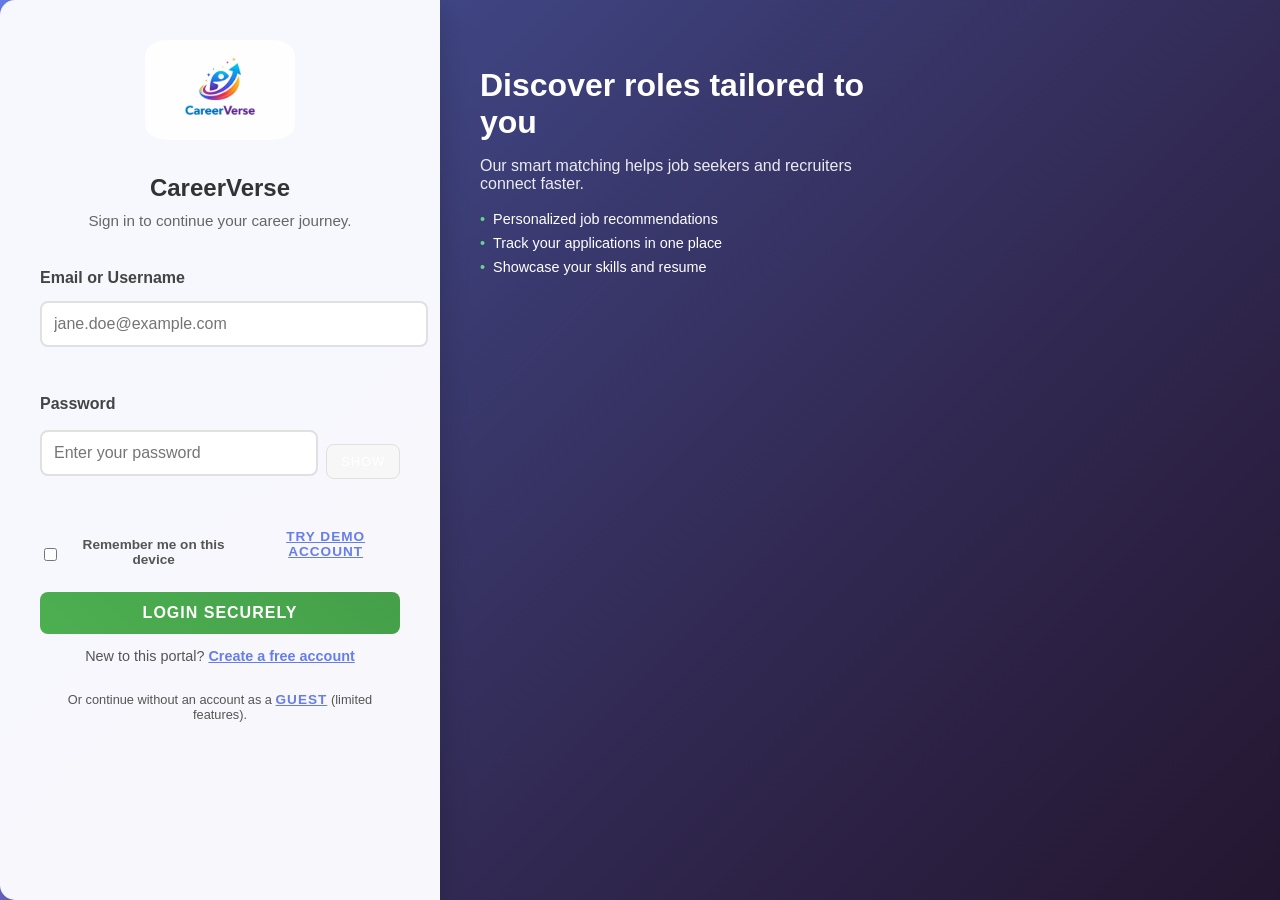
<file: index.html>
<!DOCTYPE html>
<html lang="en">
<head>
    <meta charset="UTF-8">
    <meta name="viewport" content="width=device-width, initial-scale=1.0">
    <title>Job Portal - Secure Login</title>
    <link rel="stylesheet" href="css/style.css">
</head>
<body>
    <div class="login-container">
        <div class="login-form auth-card">
            <div class="logo-container"><img src="images/careerverse-logo.png" alt="CareerVerse Logo" class="site-logo">
                
                <h2>CareerVerse</h2>
            </div>
            <p class="auth-subtitle">Sign in to continue your career journey.</p>

            <form id="loginForm" novalidate>
                <div class="form-group">
                    <label for="username">Email or Username</label>
                    <input type="text" id="username" autocomplete="username" placeholder="jane.doe@example.com" required>
                    <span class="field-error" id="usernameError"></span>
                </div>

                <div class="form-group">
                    <label for="password">Password</label>
                    <div class="password-wrapper">
                        <input type="password" id="password" autocomplete="current-password" placeholder="Enter your password" required>
                        <button type="button" class="password-toggle" id="togglePassword">Show</button>
                    </div>
                    <span class="field-error" id="passwordError"></span>
                </div>

                <div class="form-row">
                    <label class="remember-me">
                        <input type="checkbox" id="rememberMe">
                        <span>Remember me on this device</span>
                    </label>
                    <button type="button" class="link-button" id="demoLogin">Try demo account</button>
                </div>

                <button type="submit" class="primary-btn">Login securely</button>

                <p class="form-helper">
                    New to this portal?
                    <a href="register.html">Create a free account</a>
                </p>
                <p class="form-helper small">
                    Or continue without an account as a
                    <button type="button" class="link-button" id="guestAccess">guest</button>
                    (limited features).
                </p>
                <div class="form-alert" id="loginStatus" aria-live="polite"></div>
            </form>
        </div>
        <div class="login-image login-image-overlay">
            <div class="login-image-content">
                <h2>Discover roles tailored to you</h2>
                <p>Our smart matching helps job seekers and recruiters connect faster.</p>
                <ul class="auth-highlights">
                    <li>Personalized job recommendations</li>
                    <li>Track your applications in one place</li>
                    <li>Showcase your skills and resume</li>
                </ul>
            </div>
        </div>
    </div>

    <script src="js/login.js"></script>
</body>
</html>
</file>
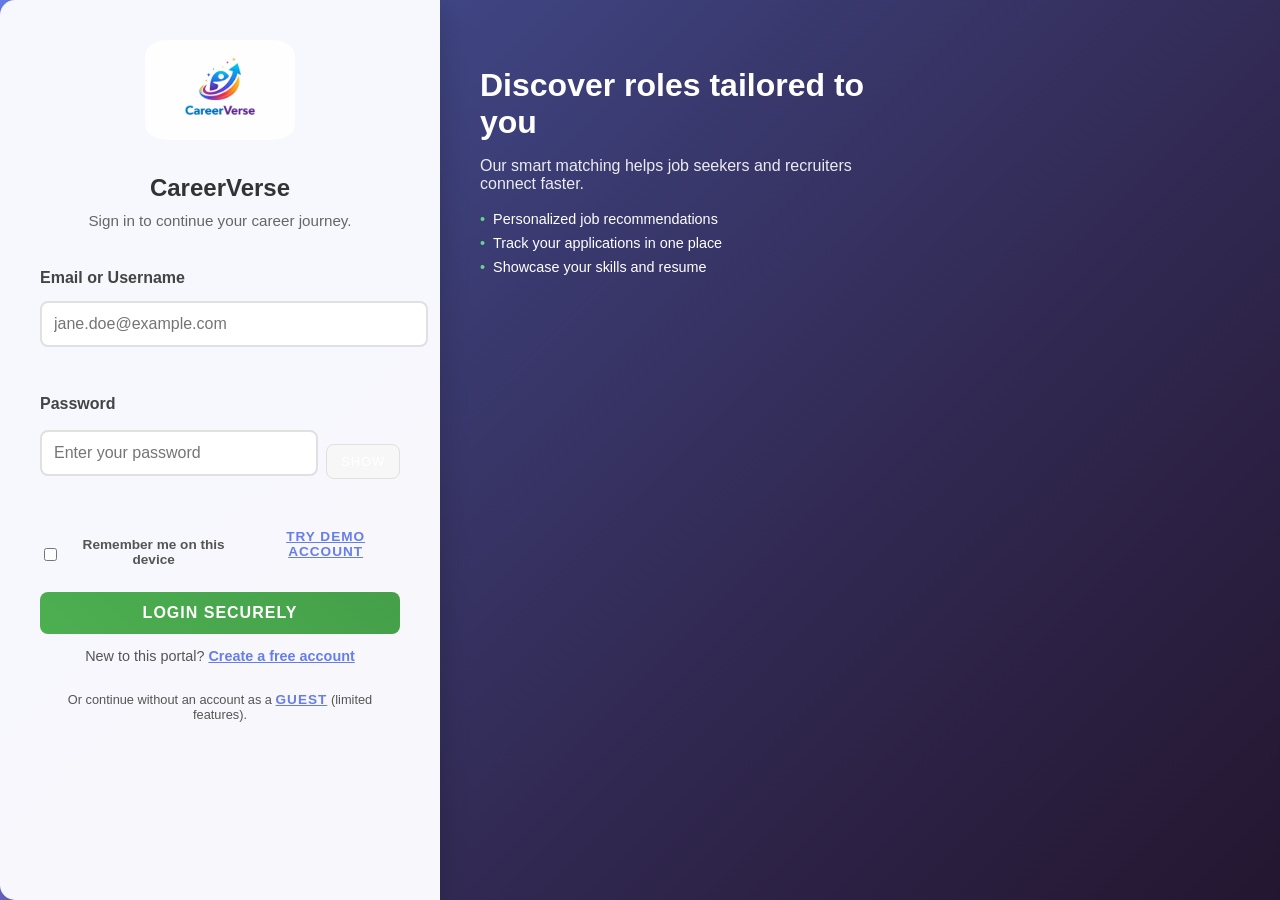
<file: home.html>
<!DOCTYPE html>
<html lang="en">
<head>
    <meta charset="UTF-8">
    <meta name="viewport" content="width=device-width, initial-scale=1.0">
    <title>Job Portal - Find Your Dream Career</title>
    <link rel="stylesheet" href="css/style.css">
</head>
<body>
    <nav>
        <a href="home.html">Home</a>
        <a href="jobs.html">Jobs</a>
        <a href="profile.html">Profile</a>
        <a href="applied.html">Applied Jobs</a>
        <a href="#" onclick="logout()">Logout</a>
    </nav>

    <!-- Hero Section -->
    <section class="hero">
        <div class="hero-content">
            <h1>Find Your Dream Job Today</h1>
            <p>Connect with top companies and discover opportunities that match your skills and aspirations.</p>
            <div class="hero-search">
                <input type="text" placeholder="Search for jobs, companies, or keywords..." class="hero-search-input">
                <button class="hero-search-btn">Search Jobs</button>
            </div>
            <div class="hero-stats">
                <div class="stat">
                    <span class="stat-number">15,000+</span>
                    <span class="stat-label">Active Jobs</span>
                </div>
                <div class="stat">
                    <span class="stat-number">500+</span>
                    <span class="stat-label">Companies</span>
                </div>
                <div class="stat">
                    <span class="stat-number">50,000+</span>
                    <span class="stat-label">Job Seekers</span>
                </div>
            </div>
        </div>
        <div class="hero-image">
            <img src="https://images.unsplash.com/photo-1522202176988-66273c2fd55f?w=600&h=400&fit=crop" alt="Professional team working">
        </div>
    </section>

    <!-- Features Section -->
    <section class="features-section">
        <div class="container">
            <h2>Why Choose Our Platform?</h2>
            <div class="features-grid">
                <div class="feature-card">
                    <img src="https://images.unsplash.com/photo-1454165804606-c3d57bc86b40?w=100&h=100&fit=crop&crop=center" alt="Explore Jobs" class="feature-icon">
                    <h3>Smart Job Matching</h3>
                    <p>Our AI-powered algorithm matches you with jobs that fit your skills and preferences perfectly.</p>
                </div>
                <div class="feature-card">
                    <img src="https://images.unsplash.com/photo-1507003211169-0a1dd7228f2d?w=100&h=100&fit=crop&crop=center" alt="Manage Profile" class="feature-icon">
                    <h3>Professional Profile</h3>
                    <p>Create a standout profile that showcases your experience and gets you noticed by employers.</p>
                </div>
                <div class="feature-card">
                    <img src="https://images.unsplash.com/photo-1554224155-6726b3ff858f?w=100&h=100&fit=crop&crop=center" alt="Track Applications" class="feature-icon">
                    <h3>Application Tracking</h3>
                    <p>Keep track of all your applications and follow up on opportunities with ease.</p>
                </div>
                <div class="feature-card">
                    <img src="https://images.unsplash.com/photo-1552664730-d307ca884978?w=100&h=100&fit=crop&crop=center" alt="Career Growth" class="feature-icon">
                    <h3>Career Resources</h3>
                    <p>Access resume tips, interview guides, and career advice to boost your job search.</p>
                </div>
            </div>
        </div>
    </section>

    <!-- Popular Categories -->
    <section class="categories-section">
        <div class="container">
            <h2>Popular Job Categories</h2>
            <div class="categories-grid">
                <div class="category-card" onclick="searchCategory('Technology')">
                    <img src="https://images.unsplash.com/photo-1516321318423-f06f85e504b3?w=200&h=150&fit=crop" alt="Technology">
                    <h4>Technology</h4>
                    <p>1,200+ jobs</p>
                </div>
                <div class="category-card" onclick="searchCategory('Design')">
                    <img src="https://images.unsplash.com/photo-1581291518857-4e27b48ff24e?w=200&h=150&fit=crop" alt="Design">
                    <h4>Design</h4>
                    <p>850+ jobs</p>
                </div>
                <div class="category-card" onclick="searchCategory('Marketing')">
                    <img src="https://images.unsplash.com/photo-1460925895917-afdab827c52f?w=200&h=150&fit=crop" alt="Marketing">
                    <h4>Marketing</h4>
                    <p>650+ jobs</p>
                </div>
                <div class="category-card" onclick="searchCategory('Finance')">
                    <img src="https://images.unsplash.com/photo-1554224155-8d04cb21cd6c?w=200&h=150&fit=crop" alt="Finance">
                    <h4>Finance</h4>
                    <p>720+ jobs</p>
                </div>
                <div class="category-card" onclick="searchCategory('Healthcare')">
                    <img src="https://images.unsplash.com/photo-1551190822-a9333d879b1f?w=200&h=150&fit=crop" alt="Healthcare">
                    <h4>Healthcare</h4>
                    <p>580+ jobs</p>
                </div>
                <div class="category-card" onclick="searchCategory('Education')">
                    <img src="https://images.unsplash.com/photo-1503676260728-1c00da094a0b?w=200&h=150&fit=crop" alt="Education">
                    <h4>Education</h4>
                    <p>420+ jobs</p>
                </div>
            </div>
        </div>
    </section>

    <!-- Featured Companies -->
    <section class="companies-section">
    <div class="container">

        <h2>Top Companies Hiring</h2>

        <div class="companies-grid">

            <div class="company-card">
                <img src="https://cdn.simpleicons.org/meta/0866ff" alt="Meta">
                <p>Meta</p>
            </div>

            <div class="company-card">
                <img src="https://cdn.simpleicons.org/zoho/ea4335" alt="Zoho">
                <p>Zoho</p>
            </div>

            <div class="company-card">
                <img src="https://cdn.simpleicons.org/tata/0066b2" alt="TCS">
                <p>TCS</p>
            </div>

            <div class="company-card">
                <img src="https://cdn.simpleicons.org/hcl/004c97" alt="HCL">
                <p>HCL</p>
            </div>

            <div class="company-card">
                <img src="https://cdn.simpleicons.org/accenture/a100ff" alt="Accenture">
                <p>Accenture</p>
            </div>

            <div class="company-card">
                <img src="https://cdn.simpleicons.org/wipro/6f2da8" alt="Wipro">
                <p>Wipro</p>
            </div>

            <div class="company-card">
                <img src="https://cdn.simpleicons.org/mahindra/ff0000" alt="Tech Mahindra">
                <p>Tech Mahindra</p>
            </div>

        </div>

    </div>
</section>

    <!-- Testimonials -->
    <section class="testimonials-section">
        <div class="container">
            <h2>What Our Users Say</h2>

            <div class="testimonials-grid">

                <div class="testimonial-card">
                    <img src="https://i.pravatar.cc/80?img=12" class="testimonial-avatar">
                    <p>"This platform helped me land my dream job in just two weeks! The job matching is incredible."</p>
                    <cite>- Michael Chen, Product Manager</cite>
                </div>

                <div class="testimonial-card">
                    <img src="https://i.pravatar.cc/80?img=32" class="testimonial-avatar">
                    <p>"The application tracking feature kept me organized throughout my job search. Highly recommended!"</p>
                    <cite>- Sarah Johnson, Software Engineer</cite> 
                </div>

                <div class="testimonial-card">
                    <img src="https://i.pravatar.cc/80?img=15" class="testimonial-avatar">
                    <p>"Professional interface and great company connections. Found multiple opportunities I wouldn't have otherwise."</p>
                    <cite>- Emily Davis, UX Designer</cite>
                </div>

            </div>
        </div>
    </section>
    <!-- CTA Section -->
    <section class="cta-section">
        <div class="container">
            <h2>Ready to Start Your Career Journey?</h2>
            <p>Join thousands of professionals who have found their perfect job through our platform.</p>
            <a href="jobs.html" class="cta-button">Browse Jobs Now</a>
        </div>
    </section>

    <script src="js/script.js"></script>
    <script src="js/home.js"></script>
</body>
</html>
</file>
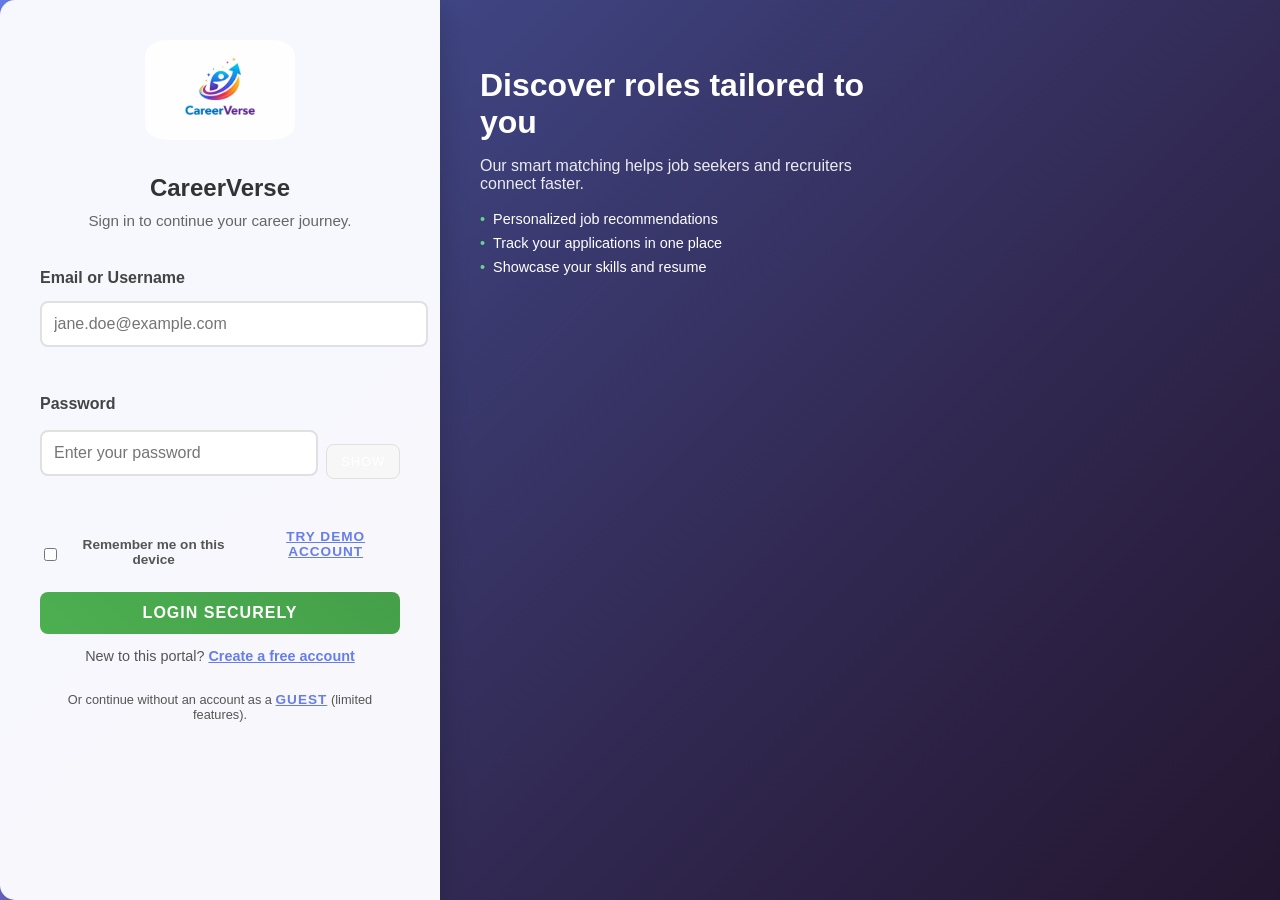
<file: profile.html>
<!DOCTYPE html>
<html lang="en">
<head>
    <meta charset="UTF-8">
    <meta name="viewport" content="width=device-width, initial-scale=1.0">
    <title>Job Portal - Profile</title>
    <link rel="stylesheet" href="css/style.css">
</head>
<body>
    <nav>
        <a href="home.html">Home</a>
        <a href="jobs.html">Jobs</a>
        <a href="profile.html">Profile</a>
        <a href="applied.html">Applied Jobs</a>
        <a href="#" onclick="logout()">Logout</a>
    </nav>
    <div class="container">
        <h1>User Profile</h1>
        <div class="profile-header">
            <img src="https://cdn-icons-png.flaticon.com/512/149/149071.png" alt="Namrutha Srinidhi" class="avatar">
            <div class="profile-info">
                <h2>Namrutha Srinidhi</h2>
                <p>Frontend Developer</p>
                <p>namrutha.srinidhi@example.com</p>
            </div>
        </div>
        <div class="profile-content">
            <div class="profile-section">
                <h3>About Me</h3>
                <p id="userDescription">Passionate frontend developer with 3+ years of experience creating responsive and user-friendly web applications. Skilled in modern JavaScript frameworks and committed to delivering high-quality, performant code. Always eager to learn new technologies and tackle challenging projects.</p>
            </div>
            <div class="profile-section">
                <h3>Skills</h3>
                <div class="skills-grid" id="userSkills">
                    <span class="skill-badge">HTML5</span>
                    <span class="skill-badge">CSS</span>
                    <span class="skill-badge">JavaScript</span>
                    <span class="skill-badge">React</span>
                    <span class="skill-badge">Node.js</span>
                    <span class="skill-badge">Python</span>
                    <span class="skill-badge">Java</span>
                </div>
            </div>
            <div class="profile-section">
                <h3>Resume</h3>
                <div class="resume-upload">
                    <input type="file" id="resumeInput" accept=".pdf,.doc,.docx" style="display: none;">
                    <button onclick="document.getElementById('resumeInput').click()" class="upload-btn">Upload Resume</button>
                    <span id="resumeStatus">No resume uploaded</span>
                </div>
            </div>
        </div>
    </div>
    <script src="js/profile.js"></script>
    <script src="js/script.js"></script>
</body>
</html>
</file>
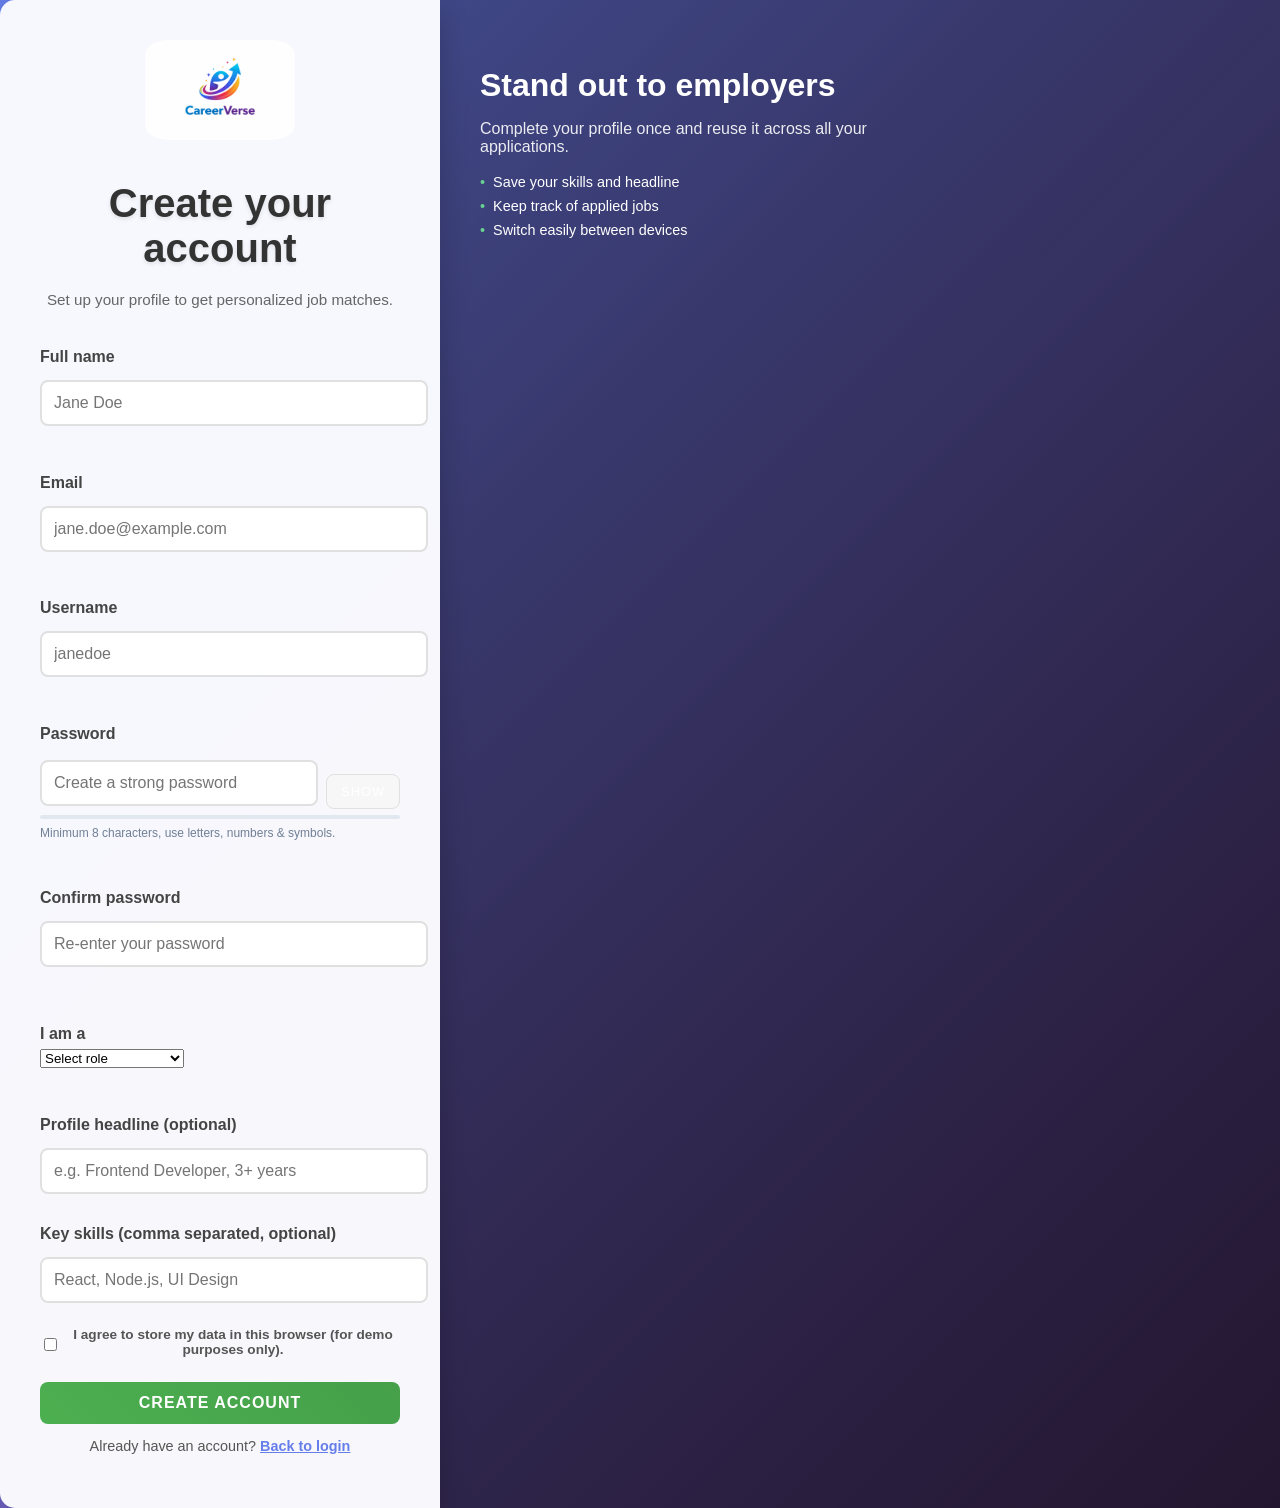
<file: register.html>
<!DOCTYPE html>
<html lang="en">
<head>
    <meta charset="UTF-8">
    <meta name="viewport" content="width=device-width, initial-scale=1.0">
    <title>Job Portal - Create Account</title>
    <link rel="stylesheet" href="css/style.css">
</head>
<body>
    <div class="login-container">
        <div class="login-form auth-card">
            <img src="images/careerverse-logo.png" alt="CareerVerse Logo" class="site-logo">
            <h1>Create your account</h1>
            <p class="auth-subtitle">Set up your profile to get personalized job matches.</p>

            <form id="registerForm" novalidate>
                <div class="form-group">
                    <label for="fullName">Full name</label>
                    <input type="text" id="fullName" placeholder="Jane Doe" required>
                    <span class="field-error" id="fullNameError"></span>
                </div>

                <div class="form-group">
                    <label for="regEmail">Email</label>
                    <input type="email" id="regEmail" autocomplete="email" placeholder="jane.doe@example.com" required>
                    <span class="field-error" id="emailError"></span>
                </div>

                <div class="form-group">
                    <label for="regUsername">Username</label>
                    <input type="text" id="regUsername" autocomplete="username" placeholder="janedoe" required>
                    <span class="field-error" id="regUsernameError"></span>
                </div>

                <div class="form-group">
                    <label for="regPassword">Password</label>
                    <div class="password-wrapper">
                        <input type="password" id="regPassword" autocomplete="new-password" placeholder="Create a strong password" required>
                        <button type="button" class="password-toggle" id="toggleRegPassword">Show</button>
                    </div>
                    <div class="password-strength" id="passwordStrength">
                        <span class="password-strength-bar"></span>
                        <span class="password-strength-text">Minimum 8 characters, use letters, numbers &amp; symbols.</span>
                    </div>
                    <span class="field-error" id="regPasswordError"></span>
                </div>

                <div class="form-group">
                    <label for="confirmPassword">Confirm password</label>
                    <input type="password" id="confirmPassword" placeholder="Re‑enter your password" required>
                    <span class="field-error" id="confirmPasswordError"></span>
                </div>

                <div class="form-row">
                    <div class="form-group">
                        <label for="role">I am a</label>
                        <select id="role" required>
                            <option value="">Select role</option>
                            <option value="job-seeker">Job seeker</option>
                            <option value="recruiter">Recruiter / Employer</option>
                        </select>
                        <span class="field-error" id="roleError"></span>
                    </div>
                </div>

                <div class="form-group">
                    <label for="headline">Profile headline (optional)</label>
                    <input type="text" id="headline" placeholder="e.g. Frontend Developer, 3+ years">
                </div>

                <div class="form-group">
                    <label for="skills">Key skills (comma separated, optional)</label>
                    <input type="text" id="skills" placeholder="React, Node.js, UI Design">
                </div>

                <label class="remember-me terms">
                    <input type="checkbox" id="acceptTerms" required>
                    <span>I agree to store my data in this browser (for demo purposes only).</span>
                </label>

                <button type="submit" class="primary-btn">Create account</button>

                <p class="form-helper">
                    Already have an account?
                    <a href="index.html">Back to login</a>
                </p>
                <div class="form-alert" id="registerStatus" aria-live="polite"></div>
            </form>
        </div>
        <div class="login-image login-image-overlay">
            <div class="login-image-content">
                <h2>Stand out to employers</h2>
                <p>Complete your profile once and reuse it across all your applications.</p>
                <ul class="auth-highlights">
                    <li>Save your skills and headline</li>
                    <li>Keep track of applied jobs</li>
                    <li>Switch easily between devices</li>
                </ul>
            </div>
        </div>
    </div>

    <script src="js/login.js"></script>
</body>
</html>
</file>
<file: css/style.css>
body {
    font-family: 'Segoe UI', Tahoma, Geneva, Verdana, sans-serif;
    margin: 0;
    padding: 0;
    background: linear-gradient(135deg, #667eea 0%, #764ba2 100%);
    min-height: 100vh;
    color: #333;
}

/* Hero Section */
.hero {
    display: flex;
    align-items: center;
    min-height: 80vh;
    background: linear-gradient(135deg, rgba(102, 126, 234, 0.9) 0%, rgba(118, 75, 162, 0.9) 100%);
    color: white;
    padding: 0 20px;
}

.hero-content {
    flex: 1;
    padding: 40px;
    max-width: 600px;
}

.hero h1 {
    font-size: 3.5em;
    margin-bottom: 20px;
    text-shadow: 0 4px 8px rgba(0,0,0,0.3);
    line-height: 1.2;
}

.hero p {
    font-size: 1.3em;
    margin-bottom: 30px;
    opacity: 0.9;
    line-height: 1.6;
}

.hero-search {
    display: flex;
    gap: 10px;
    margin-bottom: 40px;
    max-width: 500px;
}

.hero-search-input {
    flex: 1;
    padding: 15px 20px;
    border: none;
    border-radius: 50px;
    font-size: 16px;
    outline: none;
    box-shadow: 0 4px 15px rgba(0,0,0,0.2);
}

.hero-search-btn {
    padding: 15px 30px;
    background: #4CAF50;
    color: white;
    border: none;
    border-radius: 50px;
    font-size: 16px;
    font-weight: 600;
    cursor: pointer;
    transition: all 0.3s ease;
    box-shadow: 0 4px 15px rgba(76, 175, 80, 0.4);
}

.hero-search-btn:hover {
    transform: translateY(-2px);
    box-shadow: 0 8px 25px rgba(76, 175, 80, 0.6);
}

.hero-stats {
    display: flex;
    gap: 40px;
    margin-top: 40px;
}

.stat {
    text-align: center;
}

.stat-number {
    display: block;
    font-size: 2.5em;
    font-weight: bold;
    text-shadow: 0 2px 4px rgba(0,0,0,0.3);
}

.stat-label {
    display: block;
    font-size: 1em;
    opacity: 0.9;
    margin-top: 5px;
}

.hero-image {
    flex: 1;
    display: flex;
    justify-content: center;
    align-items: center;
    padding: 40px;
}

.hero-image img {
    max-width: 100%;
    border-radius: 20px;
    box-shadow: 0 20px 40px rgba(0,0,0,0.3);
}
/*logo section*/
.logo-container{
    text-align:center;
    margin-bottom:20px;
}

.site-logo{
    width:150px;
    border-radius: 15%;
    height:auto;
    margin-bottom:10px;
}

/* Sections */
.features-section, .categories-section, .companies-section, .testimonials-section, .cta-section {
    padding: 80px 0;
}

.features-section {
    background: rgba(255, 255, 255, 0.05);
}

.categories-section {
    background: rgba(255, 255, 255, 0.08);
}

.companies-section {
    background: rgba(255, 255, 255, 0.05);
}

.testimonials-section {
    background: rgba(255, 255, 255, 0.08);
}

.cta-section {
    background: linear-gradient(135deg, #667eea 0%, #764ba2 100%);
    color: white;
    text-align: center;
}

.container {
    max-width: 1200px;
    margin: 0 auto;
    padding: 0 20px;
}

.features-section h2, .categories-section h2, .companies-section h2, .testimonials-section h2, .cta-section h2 {
    text-align: center;
    font-size: 2.5em;
    margin-bottom: 60px;
    text-shadow: 0 2px 4px rgba(0,0,0,0.1);
}

.cta-section h2 {
    color: white;
    text-shadow: 0 2px 4px rgba(0,0,0,0.3);
}

/* Features Grid */
.features-grid {
    display: grid;
    grid-template-columns: repeat(auto-fit, minmax(300px, 1fr));
    gap: 40px;
}

.feature-card {
    background: rgba(255, 255, 255, 0.95);
    padding: 40px 30px;
    border-radius: 15px;
    text-align: center;
    box-shadow: 0 10px 30px rgba(0,0,0,0.1);
    transition: all 0.3s ease;
    backdrop-filter: blur(10px);
}

.feature-card:hover {
    transform: translateY(-10px);
    box-shadow: 0 20px 40px rgba(0,0,0,0.2);
}

.feature-icon {
    width: 80px;
    height: 80px;
    border-radius: 50%;
    margin-bottom: 20px;
    box-shadow: 0 4px 15px rgba(0,0,0,0.2);
    transition: transform 0.3s ease;
}

.feature-card:hover .feature-icon {
    transform: scale(1.1);
}

.feature-card h3 {
    color: #333;
    margin-bottom: 15px;
    font-size: 1.4em;
}

.feature-card p {
    color: #666;
    line-height: 1.6;
}

/* Categories Grid */
.categories-grid {
    display: grid;
    grid-template-columns: repeat(auto-fit, minmax(250px, 1fr));
    gap: 30px;
}

.category-card {
    background: rgba(255, 255, 255, 0.95);
    border-radius: 15px;
    overflow: hidden;
    box-shadow: 0 8px 25px rgba(0,0,0,0.1);
    transition: all 0.3s ease;
    cursor: pointer;
}

.category-card:hover {
    transform: translateY(-5px);
    box-shadow: 0 15px 35px rgba(0,0,0,0.2);
}

.category-card img {
    width: 100%;
    height: 150px;
    object-fit: cover;
}

.category-card h4 {
    padding: 20px;
    margin: 0;
    color: #333;
    font-size: 1.3em;
}

.category-card p {
    padding: 0 20px 20px;
    margin: 0;
    color: #667eea;
    font-weight: 600;
}

/* Companies Grid */
.companies-section{
padding:70px 20px;
text-align:center;
}

.companies-grid{
display:grid;
grid-template-columns:repeat(auto-fit,minmax(140px,1fr));
gap:30px;
margin-top:40px;
}

.company-card{
background:white;
padding:25px;
border-radius:15px;
box-shadow:0 5px 20px rgba(0,0,0,0.08);
transition:all 0.3s ease;
}

.company-card img{
width:60px;
height:60px;
object-fit:contain;
margin-bottom:10px;
}

.company-card p{
font-weight:600;
color:#333;
}

.company-card:hover{
transform:translateY(-8px);
box-shadow:0 10px 30px rgba(0,0,0,0.15);
}

/* Company Logo Card */
.company-logo {
    background: rgba(255, 255, 255, 0.9);
    padding: 20px;
    border-radius: 15px;
    box-shadow: 0 5px 15px rgba(0,0,0,0.1);
    transition: all 0.3s ease;
    display: flex;
    justify-content: center;
    align-items: center;
}

.company-logo:hover {
    transform: scale(1.05);
    box-shadow: 0 10px 25px rgba(0,0,0,0.2);
}

.company-logo img {
    width: 80px;
    height: 80px;
    border-radius: 50%;
    object-fit: cover;
}

.companies-section h2{
    text-align:center;
    margin-bottom:40px;
    font-size:32px;
    font-weight:600;
}

/* Testimonials */
.testimonials-grid {
    display: grid;
    grid-template-columns: repeat(auto-fit, minmax(350px, 1fr));
    gap: 30px;
}

.testimonial-card {
    background: rgba(255, 255, 255, 0.95);
    padding: 30px;
    border-radius: 15px;
    box-shadow: 0 8px 25px rgba(0,0,0,0.1);
    position: relative;
}

.testimonial-card::before {
    content: '"';
    position: absolute;
    top: 20px;
    left: 30px;
    font-size: 4em;
    color: rgba(102, 126, 234, 0.2);
    font-family: serif;
}

.testimonial-avatar {
    width: 60px;
    height: 60px;
    border-radius: 50%;
    margin-bottom: 20px;
    border: 3px solid #667eea;
}

.testimonial-card p {
    font-style: italic;
    line-height: 1.6;
    margin-bottom: 15px;
    color: #555;
}

.testimonial-card cite {
    color: #667eea;
    font-weight: 600;
}

/* CTA Section */
.cta-section p {
    color: #726868;
    font-size: 1.2em;
    margin-bottom: 30px;
    opacity: 0.9;
}

.cta-section h2{
    color: #463c3c;
    opacity: 0.9;
}

.cta-button {
    display: inline-block;
    padding: 15px 40px;
    background: white;
    color: #667eea;
    text-decoration: none;
    border-radius: 50px;
    font-size: 1.1em;
    font-weight: 600;
    transition: all 0.3s ease;
    box-shadow: 0 5px 15px rgba(0,0,0,0.2);
}

.cta-button:hover {
    transform: translateY(-3px);
    box-shadow: 0 10px 25px rgba(0,0,0,0.3);
    background: rgba(255, 255, 255, 0.9);
}

.login-container {
    display: flex;
    min-height: 100vh;
    align-items: stretch;
    justify-content: center;
}

.login-form {
    background-color: rgba(255, 255, 255, 0.95);
    padding: 40px;
    border-radius: 15px 0 0 15px;
    box-shadow: 0 10px 30px rgba(0,0,0,0.2);
    width: 100%;
    max-width: 440px;
    text-align: center;
    animation: fadeIn 0.8s ease-in;
    box-sizing: border-box;
}

.auth-card {
    max-width: 440px;
}

.auth-subtitle {
    margin-top: -10px;
    margin-bottom: 25px;
    color: #666;
    font-size: 0.95rem;
}

.form-group {
    text-align: left;
    margin-bottom: 16px;
}

.form-group label {
    display: block;
    font-weight: 600;
    color: #444;
    margin-bottom: 6px;
}

.form-group input,
.form-group select {
    width: 100%;
}

.form-row {
    display: flex;
    align-items: center;
    justify-content: space-between;
    gap: 10px;
    margin-top: 10px;
}

.field-error {
    display: block;
    margin-top: 4px;
    font-size: 0.8rem;
    color: #e53e3e;
    min-height: 1em;
}

.password-wrapper {
    display: flex;
    align-items: center;
}

.password-wrapper input {
    flex: 1;
}

.password-toggle {
    margin-left: 8px;
    padding: 9px 14px;
    border-radius: 8px;
    border: 1px solid #e0e0e0;
    background: #f7f7f7;
    cursor: pointer;
    font-size: 0.8rem;
    font-weight: 500;
    transition: background 0.2s ease, transform 0.1s ease;
}

.password-toggle:hover {
    background: #ececec;
    transform: translateY(-1px);
}

.remember-me {
    display: flex;
    align-items: center;
    gap: 6px;
    font-size: 0.85rem;
    color: #555;
}

.remember-me input {
    width: auto;
}

.remember-me.terms {
    margin-top: 8px;
}

.primary-btn {
    width: 100%;
}

.link-button {
    background: none;
    border: none;
    padding: 0;
    margin: 0;
    color: #667eea;
    font-size: 0.85rem;
    cursor: pointer;
    text-decoration: underline;
}

.form-helper {
    margin-top: 14px;
    font-size: 0.9rem;
    color: #555;
}

.form-helper.small {
    font-size: 0.8rem;
}

.form-helper a {
    color: #667eea;
    font-weight: 600;
}

.form-alert {
    margin-top: 14px;
    padding: 10px 12px;
    border-radius: 8px;
    font-size: 0.85rem;
    text-align: left;
    display: none;
}

.form-alert.info {
    display: block;
    background: #ebf4ff;
    color: #2b6cb0;
}

.form-alert.success {
    display: block;
    background: #f0fff4;
    color: #276749;
}

.form-alert.error {
    display: block;
    background: #fff5f5;
    color: #c53030;
}

.password-strength {
    margin-top: 6px;
}

.password-strength-bar {
    display: block;
    height: 4px;
    border-radius: 999px;
    background: #e2e8f0;
    margin-bottom: 4px;
    position: relative;
    overflow: hidden;
}

.password-strength-bar::after {
    content: '';
    position: absolute;
    top: 0;
    left: 0;
    height: 100%;
    width: 0%;
    background: linear-gradient(90deg, #f56565, #f6e05e, #48bb78, #38b2ac);
    transition: width 0.2s ease;
}

.password-strength-bar[data-score="1"]::after {
    width: 25%;
}

.password-strength-bar[data-score="2"]::after {
    width: 50%;
}

.password-strength-bar[data-score="3"]::after {
    width: 75%;
}

.password-strength-bar[data-score="4"]::after {
    width: 100%;
}

.password-strength-text {
    font-size: 0.75rem;
    color: #718096;
}

.login-image {
    flex: 1;
    background: url('https://images.unsplash.com/photo-1522202176988-66273c2fd55f?w=800&h=600&fit=crop') center/cover no-repeat;
    min-height: 100vh;
    border-radius: 0 15px 15px 0;
}

.login-image-overlay {
    position: relative;
}

.login-image-overlay::before {
    content: '';
    position: absolute;
    inset: 0;
    background: linear-gradient(135deg, rgba(0,0,0,0.4), rgba(0,0,0,0.7));
}

.login-image-content {
    position: relative;
    z-index: 1;
    color: #fff;
    padding: 40px;
    max-width: 420px;
}

.login-image-content h2 {
    font-size: 2rem;
    margin-bottom: 10px;
}

.login-image-content p {
    font-size: 1rem;
    margin-bottom: 18px;
    opacity: 0.9;
}

.auth-highlights {
    list-style: none;
    padding: 0;
    margin: 0;
}

.auth-highlights li {
    margin-bottom: 8px;
    font-size: 0.9rem;
    display: flex;
    align-items: center;
}

.auth-highlights li::before {
    content: '•';
    color: #68d391;
    margin-right: 8px;
}

.logo {
    width: 80px;
    height: 80px;
    border-radius: 50%;
    margin-bottom: 20px;
    box-shadow: 0 4px 15px rgba(0,0,0,0.2);
}

nav {
    background-color: rgba(0, 0, 0, 0.8);
    padding: 15px;
    text-align: center;
    box-shadow: 0 2px 10px rgba(0,0,0,0.3);
    backdrop-filter: blur(10px);
}

nav a {
    color: white;
    text-decoration: none;
    margin: 0 20px;
    padding: 12px 20px;
    display: inline-block;
    border-radius: 25px;
    transition: all 0.3s ease;
    font-weight: 500;
}

nav a:hover {
    background-color: #4CAF50;
    transform: translateY(-2px);
    box-shadow: 0 4px 15px rgba(76, 175, 80, 0.4);
}

.container {
    max-width: 1200px;
    margin: 30px auto;
    padding: 30px;
    background-color: rgba(255, 255, 255, 0.95);
    border-radius: 15px;
    box-shadow: 0 10px 30px rgba(0,0,0,0.2);
    backdrop-filter: blur(10px);
    animation: fadeIn 0.8s ease-in;
}

@keyframes fadeIn {
    from { opacity: 0; transform: translateY(20px); }
    to { opacity: 1; transform: translateY(0); }
}

h1 {
    text-align: center;
    color: #333;
    margin-bottom: 30px;
    font-size: 2.5em;
    text-shadow: 0 2px 4px rgba(0,0,0,0.1);
}

form {
    display: flex;
    flex-direction: column;
    max-width: 400px;
    margin: 0 auto;
}

label {
    margin-top: 15px;
    font-weight: 600;
    color: #555;
}

input, textarea, button {
    padding: 12px;
    margin-top: 8px;
    border: 2px solid #e0e0e0;
    border-radius: 8px;
    font-size: 16px;
    transition: all 0.3s ease;
}

input:focus, textarea:focus {
    outline: none;
    border-color: #667eea;
    box-shadow: 0 0 10px rgba(102, 126, 234, 0.3);
}

button {
    background: linear-gradient(45deg, #4CAF50, #45a049);
    color: white;
    cursor: pointer;
    margin-top: 25px;
    font-weight: 600;
    text-transform: uppercase;
    letter-spacing: 1px;
    border: none;
    transition: all 0.3s ease;
}

button:hover {
    transform: translateY(-2px);
    box-shadow: 0 8px 25px rgba(76, 175, 80, 0.4);
    background: linear-gradient(45deg, #45a049, #4CAF50);
}

.features {
    display: flex;
    justify-content: space-around;
    margin-top: 40px;
    flex-wrap: wrap;
}

.feature {
    text-align: center;
    width: 30%;
    min-width: 250px;
    padding: 30px;
    border: 1px solid #ddd;
    border-radius: 15px;
    margin: 10px;
    transition: all 0.3s ease;
    background: rgba(255, 255, 255, 0.8);
}

.feature:hover {
    transform: translateY(-10px);
    box-shadow: 0 15px 35px rgba(0,0,0,0.2);
    border-color: #667eea;
}

.feature h3 {
    color: #333;
    margin-bottom: 15px;
}

.feature a {
    display: inline-block;
    margin-top: 15px;
    padding: 10px 20px;
    background: #667eea;
    color: white;
    text-decoration: none;
    border-radius: 25px;
    transition: all 0.3s ease;
}

.feature a:hover {
    background: #5a67d8;
    transform: scale(1.05);
}

.feature-icon {
    width: 80px;
    height: 80px;
    border-radius: 50%;
    margin-bottom: 15px;
    box-shadow: 0 4px 15px rgba(0,0,0,0.2);
    transition: transform 0.3s ease;
}

.feature:hover .feature-icon {
    transform: scale(1.1);
}

#jobList {
    display: grid;
    grid-template-columns: repeat(auto-fill, minmax(350px, 1fr));
    gap: 20px;
    margin-top: 30px;
}

.job {
    border: 1px solid #ddd;
    padding: 20px;
    border-radius: 12px;
    transition: all 0.3s ease;
    background: rgba(255, 255, 255, 0.9);
    position: relative;
    overflow: hidden;
}

.job::before {
    content: '';
    position: absolute;
    top: 0;
    left: -100%;
    width: 100%;
    height: 100%;
    background: linear-gradient(90deg, transparent, rgba(102, 126, 234, 0.1), transparent);
    transition: left 0.5s;
}

.job:hover::before {
    left: 100%;
}

.job:hover {
    transform: translateY(-5px);
    box-shadow: 0 10px 25px rgba(0,0,0,0.15);
    border-color: #667eea;
}

.job h3 {
    margin-top: 0;
    color: #333;
}

.job p {
    margin: 8px 0;
}

.apply-btn {
    background: linear-gradient(45deg, #008CBA, #007B9A);
    color: white;
    border: none;
    padding: 10px 20px;
    cursor: pointer;
    border-radius: 25px;
    font-weight: 600;
    transition: all 0.3s ease;
    margin-top: 15px;
}

.apply-btn:hover:not(:disabled) {
    transform: scale(1.05);
    box-shadow: 0 5px 15px rgba(0, 140, 186, 0.4);
    background: linear-gradient(45deg, #007B9A, #008CBA);
}

.applied {
    background-color: rgba(240, 240, 240, 0.8);
    border-color: #4CAF50;
}

.applied .apply-btn {
    background: #666;
    cursor: default;
    transform: none;
}

.applied .apply-btn:hover {
    transform: none;
    box-shadow: none;
}

.profile-header {
    display: flex;
    align-items: center;
    margin-bottom: 30px;
    padding: 20px;
    background: rgba(102, 126, 234, 0.1);
    border-radius: 12px;
}

.avatar {
    width: 100px;
    height: 100px;
    border-radius: 50%;
    margin-right: 20px;
    box-shadow: 0 4px 15px rgba(0,0,0,0.2);
}

.profile-info h2 {
    margin: 0;
    color: #333;
}

.profile-info p {
    margin: 5px 0;
    color: #666;
}

.company-logo {
    width: 50px;
    height: 50px;
    border-radius: 50%;
    margin-bottom: 15px;
    box-shadow: 0 2px 10px rgba(0,0,0,0.1);
    transition: transform 0.3s ease;
}

.job:hover .company-logo {
    transform: scale(1.1);
}

.search-container {
    margin-bottom: 30px;
    text-align: center;
}

.search-input {
    width: 100%;
    max-width: 500px;
    padding: 15px;
    border: 2px solid #e0e0e0;
    border-radius: 25px;
    font-size: 16px;
    transition: all 0.3s ease;
    outline: none;
}

.search-input:focus {
    border-color: #667eea;
    box-shadow: 0 0 10px rgba(102, 126, 234, 0.3);
}

.job {
    border: 1px solid #ddd;
    padding: 20px;
    border-radius: 12px;
    transition: all 0.3s ease;
    background: rgba(255, 255, 255, 0.9);
    position: relative;
    overflow: hidden;
    cursor: pointer;
}

.job::before {
    content: '';
    position: absolute;
    top: 0;
    left: -100%;
    width: 100%;
    height: 100%;
    background: linear-gradient(90deg, transparent, rgba(102, 126, 234, 0.1), transparent);
    transition: left 0.5s;
}

.job:hover::before {
    left: 100%;
}

.job:hover {
    transform: translateY(-5px);
    box-shadow: 0 10px 25px rgba(0,0,0,0.15);
    border-color: #667eea;
}

.job h3 {
    margin-top: 0;
    color: #333;
}

.job p {
    margin: 8px 0;
}

/* Modal Styles */
.modal {
    display: none;
    position: fixed;
    z-index: 1000;
    left: 0;
    top: 0;
    width: 100%;
    height: 100%;
    overflow: auto;
    background-color: rgba(0,0,0,0.5);
    backdrop-filter: blur(5px);
}

.modal-content {
    background-color: rgba(255, 255, 255, 0.95);
    margin: 5% auto;
    padding: 0;
    border-radius: 15px;
    width: 90%;
    max-width: 800px;
    box-shadow: 0 20px 40px rgba(0,0,0,0.3);
    animation: modalFadeIn 0.3s ease-out;
}

@keyframes modalFadeIn {
    from { opacity: 0; transform: scale(0.9); }
    to { opacity: 1; transform: scale(1); }
}

.close {
    color: #aaa;
    float: right;
    font-size: 28px;
    font-weight: bold;
    margin: 10px;
    cursor: pointer;
    transition: color 0.3s ease;
}

.close:hover {
    color: #333;
}

.job-detail-header {
    display: flex;
    align-items: center;
    padding: 30px;
    background: linear-gradient(135deg, #667eea 0%, #764ba2 100%);
    color: white;
    border-radius: 15px 15px 0 0;
}

.company-logo-large {
    width: 80px;
    height: 80px;
    border-radius: 50%;
    margin-right: 20px;
    border: 3px solid white;
}

.job-detail-header h2 {
    margin: 0;
    font-size: 1.8em;
}

.job-detail-header p {
    margin: 5px 0;
    opacity: 0.9;
}

.job-description, .job-skills {
    padding: 30px;
}

.job-description h3, .job-skills h3 {
    color: #333;
    margin-bottom: 15px;
    font-size: 1.4em;
}

.job-description p {
    line-height: 1.6;
    color: #555;
}

.skills-list {
    display: flex;
    flex-wrap: wrap;
    gap: 10px;
}

.skill-tag {
    background: #667eea;
    color: white;
    padding: 8px 15px;
    border-radius: 20px;
    font-size: 14px;
    font-weight: 500;
}

.apply-btn-large {
    display: block;
    margin: 30px auto;
    padding: 15px 30px;
    background: linear-gradient(45deg, #4CAF50, #45a049);
    color: white;
    border: none;
    border-radius: 25px;
    font-size: 16px;
    font-weight: 600;
    cursor: pointer;
    transition: all 0.3s ease;
}

.apply-btn-large:hover {
    transform: scale(1.05);
    box-shadow: 0 8px 25px rgba(76, 175, 80, 0.4);
}

.applied {
    background-color: rgba(240, 240, 240, 0.8);
    border-color: #4CAF50;
}

.applied .apply-btn {
    background: #666;
    cursor: default;
    transform: none;
}

.applied .apply-btn:hover {
    transform: none;
    box-shadow: none;
}

.profile-header {
    display: flex;
    align-items: center;
    margin-bottom: 30px;
    padding: 20px;
    background: rgba(102, 126, 234, 0.1);
    border-radius: 12px;
}

.avatar {
    width: 100px;
    height: 100px;
    border-radius: 50%;
    margin-right: 20px;
    box-shadow: 0 4px 15px rgba(0,0,0,0.2);
}

.profile-info h2 {
    margin: 0;
    color: #333;
}

.profile-info p {
    margin: 5px 0;
    color: #666;
}

.company-logo {
    width: 50px;
    height: 50px;
    border-radius: 50%;
    margin-bottom: 15px;
    box-shadow: 0 2px 10px rgba(0,0,0,0.1);
    transition: transform 0.3s ease;
}

/* Responsive Design */
@media (max-width: 768px) {
    .login-container {
        flex-direction: column;
        align-items: center;
        padding: 20px 0;
    }
    
    .login-form {
        border-radius: 15px;
        max-width: 480px;
        width: 90%;
        margin: 0 16px 16px;
    }
    
    .login-image {
        width: 100%;
        min-height: 260px;
        border-radius: 15px;
        margin: 0 16px 16px;
    }
    
    nav a {
        margin: 0 10px;
        padding: 8px 15px;
        font-size: 14px;
    }
    
    .features {
        flex-direction: column;
    }
    
    .feature {
        width: 100%;
        margin: 10px 0;
    }
    
    #jobList {
        grid-template-columns: 1fr;
    }
    
    .profile-header {
        flex-direction: column;
        text-align: center;
    }
    
    .avatar {
        margin-right: 0;
        margin-bottom: 15px;
    }
    
    .job-detail-header {
        flex-direction: column;
        text-align: center;
    }
    
    .company-logo-large {
        margin-right: 0;
        margin-bottom: 15px;
    }
    
    .cta-button:hover {
        transform: translateY(-3px);
        box-shadow: 0 10px 25px rgba(0,0,0,0.3);
        background: rgba(255, 255, 255, 0.9);
    }
}

/* Responsive Design */
@media (max-width: 768px) {
    .hero {
        flex-direction: column;
        text-align: center;
        padding: 40px 20px;
    }

    .hero h1 {
        font-size: 2.5em;
    }

    .hero-search {
        flex-direction: column;
        max-width: 100%;
    }

    .hero-search-input {
        margin-bottom: 10px;
    }

    .hero-stats {
        flex-wrap: wrap;
        gap: 20px;
        justify-content: center;
    }

    .features-grid, .categories-grid, .testimonials-grid {
        grid-template-columns: 1fr;
    }

    .companies-grid {
        grid-template-columns: repeat(auto-fit, minmax(100px, 1fr));
    }

    .features-section h2, .categories-section h2, .companies-section h2, .testimonials-section h2, .cta-section h2 {
        font-size: 2em;
    }

    nav a {
        margin: 0 10px;
        padding: 8px 15px;
        font-size: 14px;
    }
}

/* Profile About, Skills, Resume Styling */
.profile-section {
    margin-bottom: 30px;
}

.profile-section h3 {
    color: #333;
    margin-bottom: 10px;
    font-size: 1.2em;
    border-bottom: 1.5px solid #e0e0e0;
    padding-bottom: 6px;
    letter-spacing: 0.5px;
}

#userDescription {
    color: #444;
    font-size: 1.08em;
    margin-bottom: 18px;
    line-height: 1.7;
    background: #f7f8fa;
    padding: 18px 22px;
    border-radius: 10px;
    box-shadow: 0 2px 8px rgba(102,126,234,0.07);
}

#userSkills, .skills-grid {
    margin-bottom: 18px;
}

.skill-badge {
    background: linear-gradient(45deg, #667eea, #764ba2);
    color: white;
    padding: 8px 15px;
    border-radius: 20px;
    font-size: 14px;
    font-weight: 500;
    margin-right: 8px;
    margin-bottom: 8px;
    display: inline-block;
    transition: all 0.3s ease;
}

.skill-badge:hover {
    transform: scale(1.1);
    box-shadow: 0 5px 15px rgba(102, 126, 234, 0.2);
}

.resume-upload {
    margin-top: 10px;
    display: flex;
    align-items: center;
    gap: 15px;
}

.upload-btn {
    background: linear-gradient(45deg, #4CAF50, #45a049);
    color: white;
    border: none;
    padding: 12px 20px;
    border-radius: 25px;
    cursor: pointer;
    font-weight: 600;
    transition: all 0.3s ease;
}

.upload-btn:hover {
    transform: translateY(-2px);
    box-shadow: 0 8px 25px rgba(76, 175, 80, 0.2);
}

#resumeStatus {
    color: #666;
    font-style: italic;
    font-size: 1em;
}
</file>
